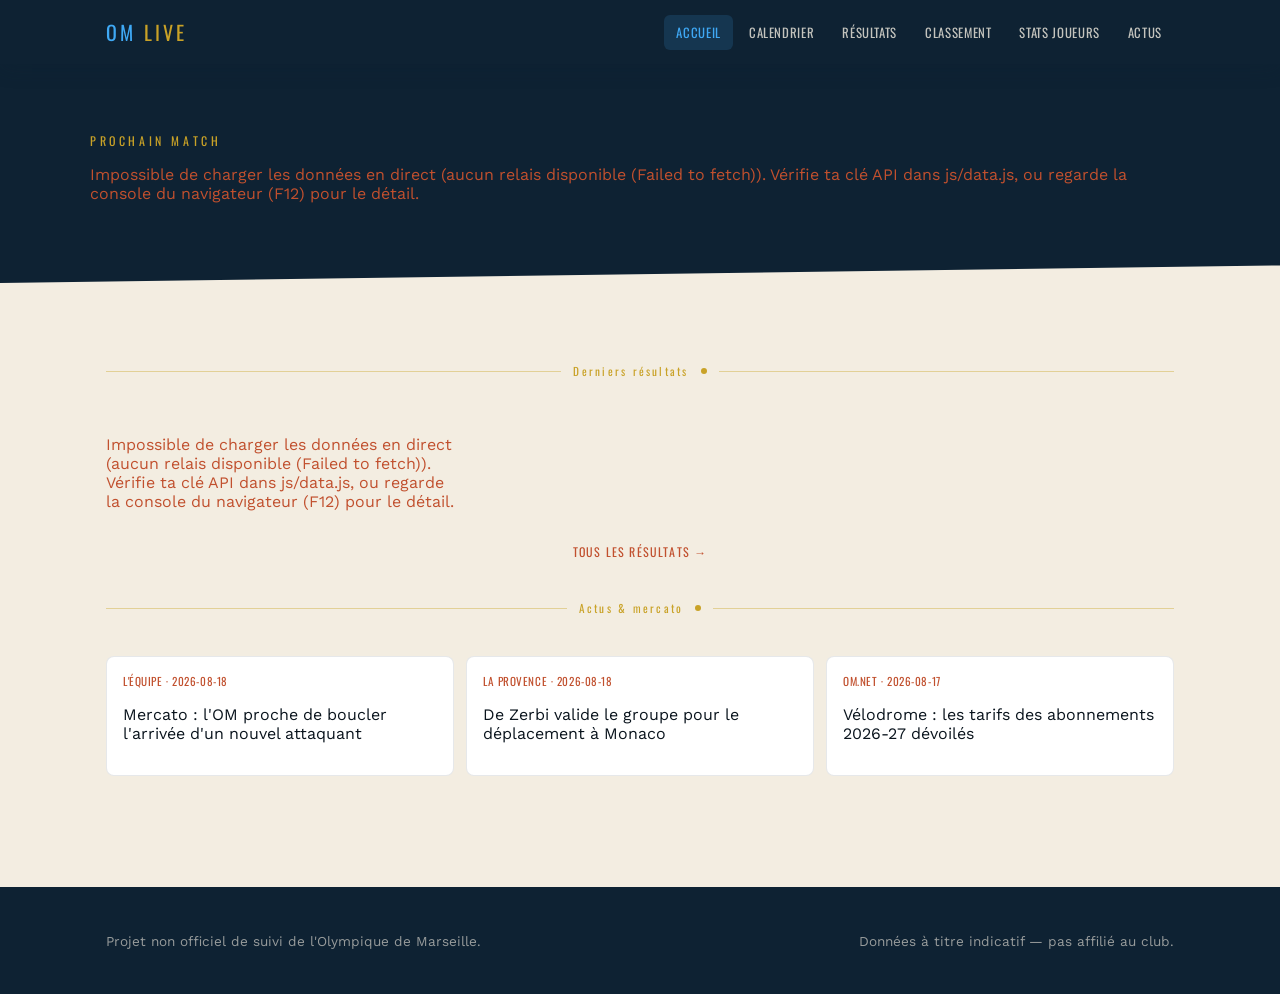
<file: index.html>
<!doctype html>
<html lang="fr">
<head>
  <meta charset="UTF-8" />
  <meta name="viewport" content="width=device-width, initial-scale=1.0" />
  <title>OM Live — Olympique de Marseille</title>
  <link rel="icon" href="data:image/svg+xml,<svg xmlns=%22http://www.w3.org/2000/svg%22 viewBox=%220 0 100 100%22><rect width=%22100%22 height=%22100%22 rx=%2220%22 fill=%22%230E2233%22/><text x=%2250%22 y=%2268%22 font-size=%2255%22 text-anchor=%22middle%22 fill=%22%233FA9F5%22 font-family=%22Arial%22 font-weight=%22bold%22>OM</text></svg>" />
  <link rel="stylesheet" href="css/style.css" />
</head>
<body>
  <header class="site-header" id="site-header"></header>

  <section class="hero">
    <div class="hero-inner">
      <p class="eyebrow">PROCHAIN MATCH</p>
      <div id="hero-content">
        <h1 class="display">Chargement…</h1>
      </div>
    </div>
  </section>

  <main>
    <div class="divider"><span class="line"></span><span class="label">Derniers résultats</span><span class="dot"></span><span class="line"></span></div>
    <div class="grid cols-3" id="home-results"></div>
    <a class="link-more" href="resultats.html">Tous les résultats →</a>

    <div class="divider"><span class="line"></span><span class="label">Actus &amp; mercato</span><span class="dot"></span><span class="line"></span></div>
    <div class="grid cols-3" id="home-news"></div>
  </main>

  <footer class="site-footer" id="site-footer"></footer>

  <script src="js/data.js"></script>
  <script src="js/nav.js"></script>
  <script>
    renderNav("index.html");

    function renderCountdown(targetISO) {
      const diff = new Date(targetISO) - new Date();
      if (diff <= 0) return "";
      const d = Math.floor(diff / 86400000);
      const h = Math.floor((diff / 3600000) % 24);
      const m = Math.floor((diff / 60000) % 60);
      const cell = (label, val) => `
        <div class="countdown-cell">
          <span class="num">${String(val).padStart(2, "0")}</span>
          <span class="lbl">${label}</span>
        </div>`;
      return `<div class="countdown-digits">${cell("J", d)}${cell("H", h)}${cell("MIN", m)}</div>`;
    }

    function refreshHero() {
      getNextMatch().then((next) => {
        if (!next) return;
        document.getElementById("hero-content").innerHTML = `
          <h1>${next.home} <span class="vs">vs</span> ${next.away}</h1>
          <div class="countdown">
            ${renderCountdown(next.date)}
            <div class="hero-meta">
              <p>${next.competition}</p>
              <p>${next.venue}</p>
            </div>
          </div>`;
      }).catch((err) => renderFetchError("hero-content", err));
    }

    function refreshHomeResults() {
      getResults().then((results) => {
        document.getElementById("home-results").innerHTML =
          results.slice(0, 3).map(resultCardHtml).join("");
      }).catch((err) => renderFetchError("home-results", err));
    }

    getNews().then((news) => {
      document.getElementById("home-news").innerHTML =
        news.slice(0, 3).map(newsCardHtml).join("");
    });

    // Le compte à rebours se rafraîchit chaque minute ; les résultats
    // toutes les 2 minutes (voir startAutoRefresh dans js/nav.js).
    startAutoRefresh(refreshHero, 60000);
    startAutoRefresh(refreshHomeResults, 120000);
  </script>
</body>
</html>
</file>
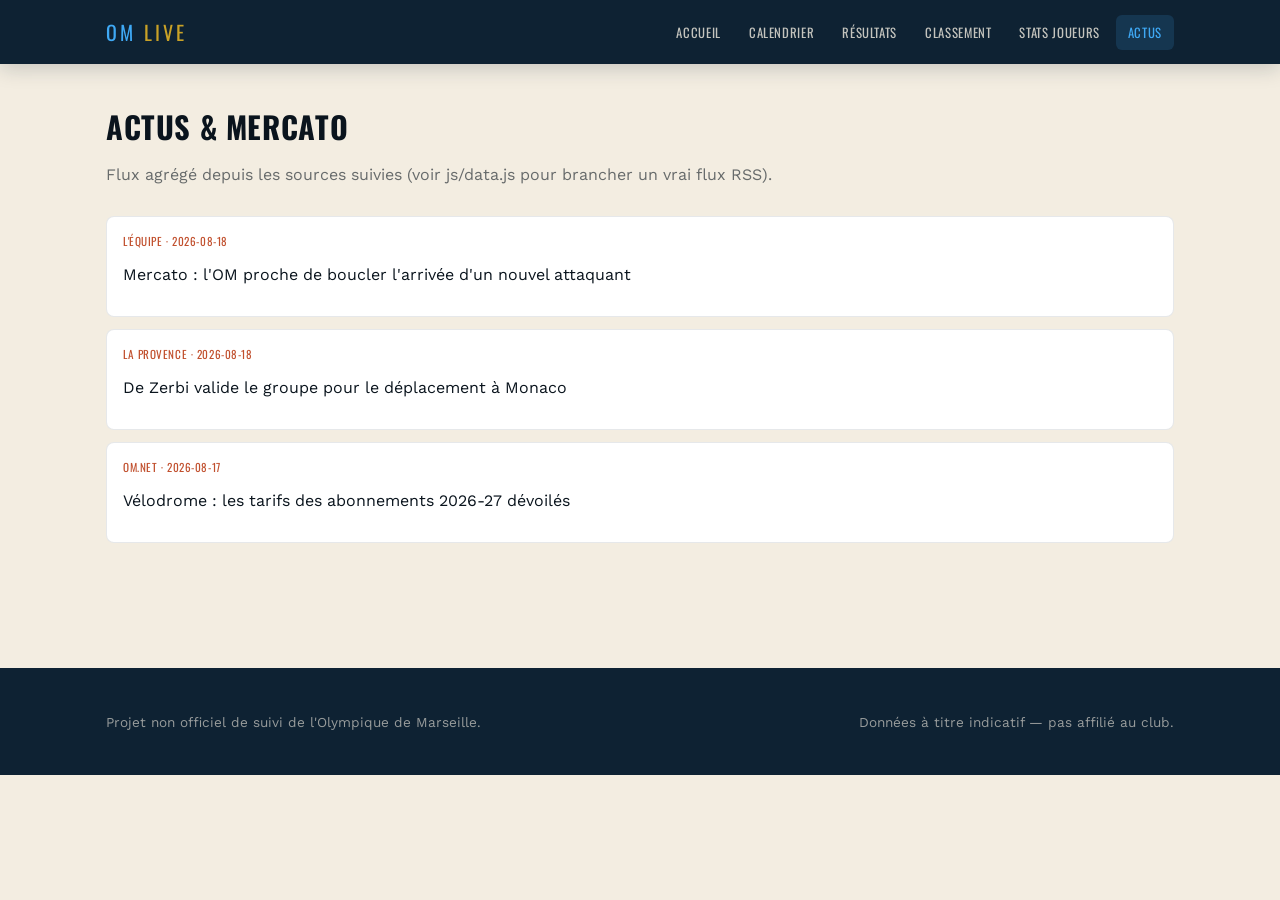
<file: actus.html>
<!doctype html>
<html lang="fr">
<head>
  <meta charset="UTF-8" />
  <meta name="viewport" content="width=device-width, initial-scale=1.0" />
  <title>Actus &amp; mercato — OM Live</title>
  <link rel="icon" href="data:image/svg+xml,<svg xmlns=%22http://www.w3.org/2000/svg%22 viewBox=%220 0 100 100%22><rect width=%22100%22 height=%22100%22 rx=%2220%22 fill=%22%230E2233%22/><text x=%2250%22 y=%2268%22 font-size=%2255%22 text-anchor=%22middle%22 fill=%22%233FA9F5%22 font-family=%22Arial%22 font-weight=%22bold%22>OM</text></svg>" />
  <link rel="stylesheet" href="css/style.css" />
</head>
<body>
  <header class="site-header" id="site-header"></header>

  <main>
    <h1 class="page-title">Actus &amp; mercato</h1>
    <p class="page-subtitle">Flux agrégé depuis les sources suivies (voir js/data.js pour brancher un vrai flux RSS).</p>
    <div id="news-list" style="display:flex;flex-direction:column;gap:12px"></div>
  </main>

  <footer class="site-footer" id="site-footer"></footer>

  <script src="js/data.js"></script>
  <script src="js/nav.js"></script>
  <script>
    renderNav("actus.html");
    getNews().then((news) => {
      document.getElementById("news-list").innerHTML = news.map(newsCardHtml).join("");
    });
  </script>
</body>
</html>
</file>
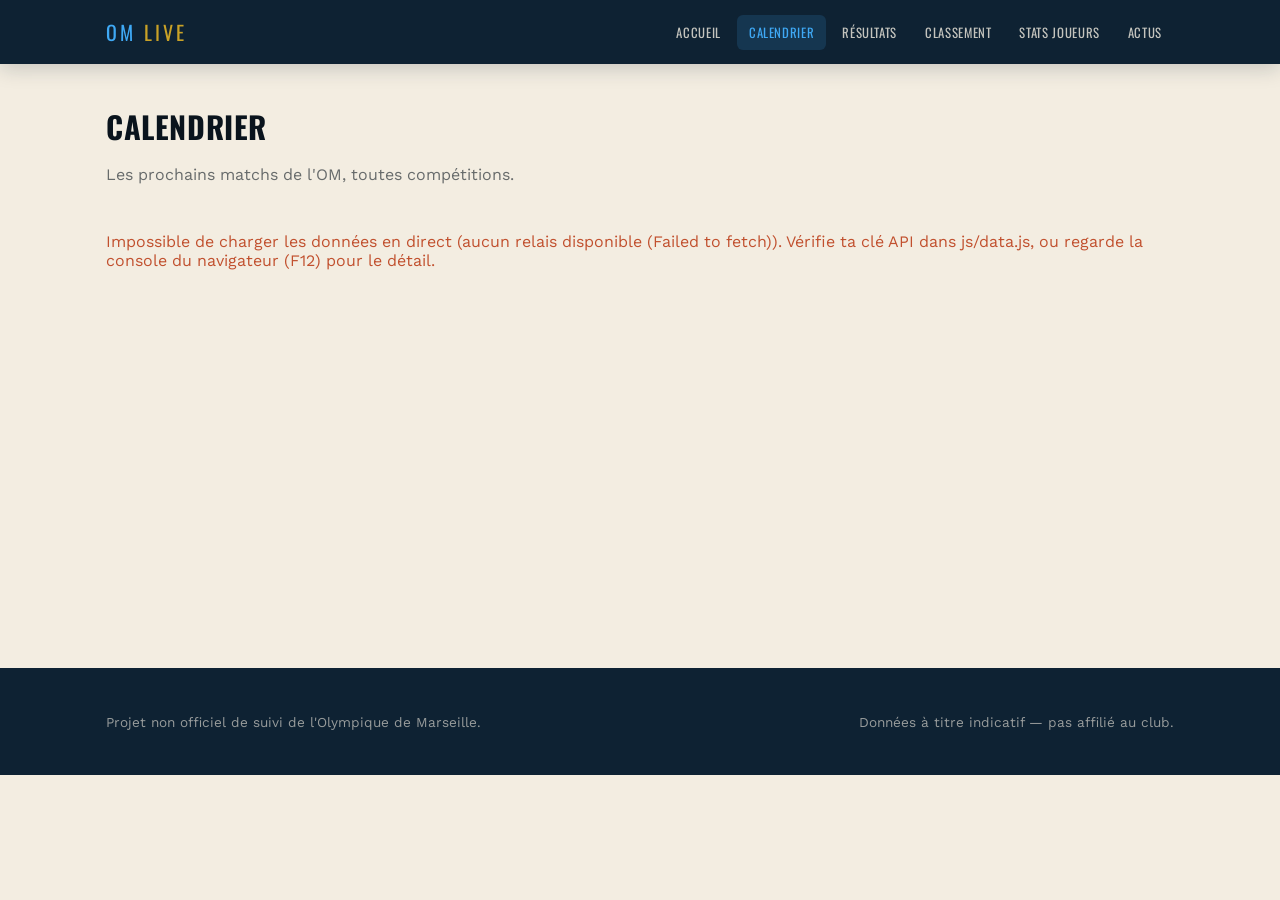
<file: calendrier.html>
<!doctype html>
<html lang="fr">
<head>
  <meta charset="UTF-8" />
  <meta name="viewport" content="width=device-width, initial-scale=1.0" />
  <title>Calendrier — OM Live</title>
  <link rel="icon" href="data:image/svg+xml,<svg xmlns=%22http://www.w3.org/2000/svg%22 viewBox=%220 0 100 100%22><rect width=%22100%22 height=%22100%22 rx=%2220%22 fill=%22%230E2233%22/><text x=%2250%22 y=%2268%22 font-size=%2255%22 text-anchor=%22middle%22 fill=%22%233FA9F5%22 font-family=%22Arial%22 font-weight=%22bold%22>OM</text></svg>" />
  <link rel="stylesheet" href="css/style.css" />
</head>
<body>
  <header class="site-header" id="site-header"></header>

  <main>
    <h1 class="page-title">Calendrier</h1>
    <p class="page-subtitle">Les prochains matchs de l'OM, toutes compétitions. <span id="updated-at" class="note" style="margin:0"></span></p>
    <div id="fixtures-list" style="display:flex;flex-direction:column;gap:12px"></div>
  </main>

  <footer class="site-footer" id="site-footer"></footer>

  <script src="js/data.js"></script>
  <script src="js/nav.js"></script>
  <script>
    renderNav("calendrier.html");

    function refreshFixtures() {
      getFixtures().then((fixtures) => {
        document.getElementById("fixtures-list").innerHTML =
          fixtures.length
            ? fixtures.map(fixtureCardHtml).join("")
            : `<p style="opacity:.5">Aucun match programmé pour le moment.</p>`;
        renderUpdatedAt("updated-at");
      }).catch((err) => renderFetchError("fixtures-list", err));
    }

    startAutoRefresh(refreshFixtures, 120000);
  </script>
</body>
</html>
</file>
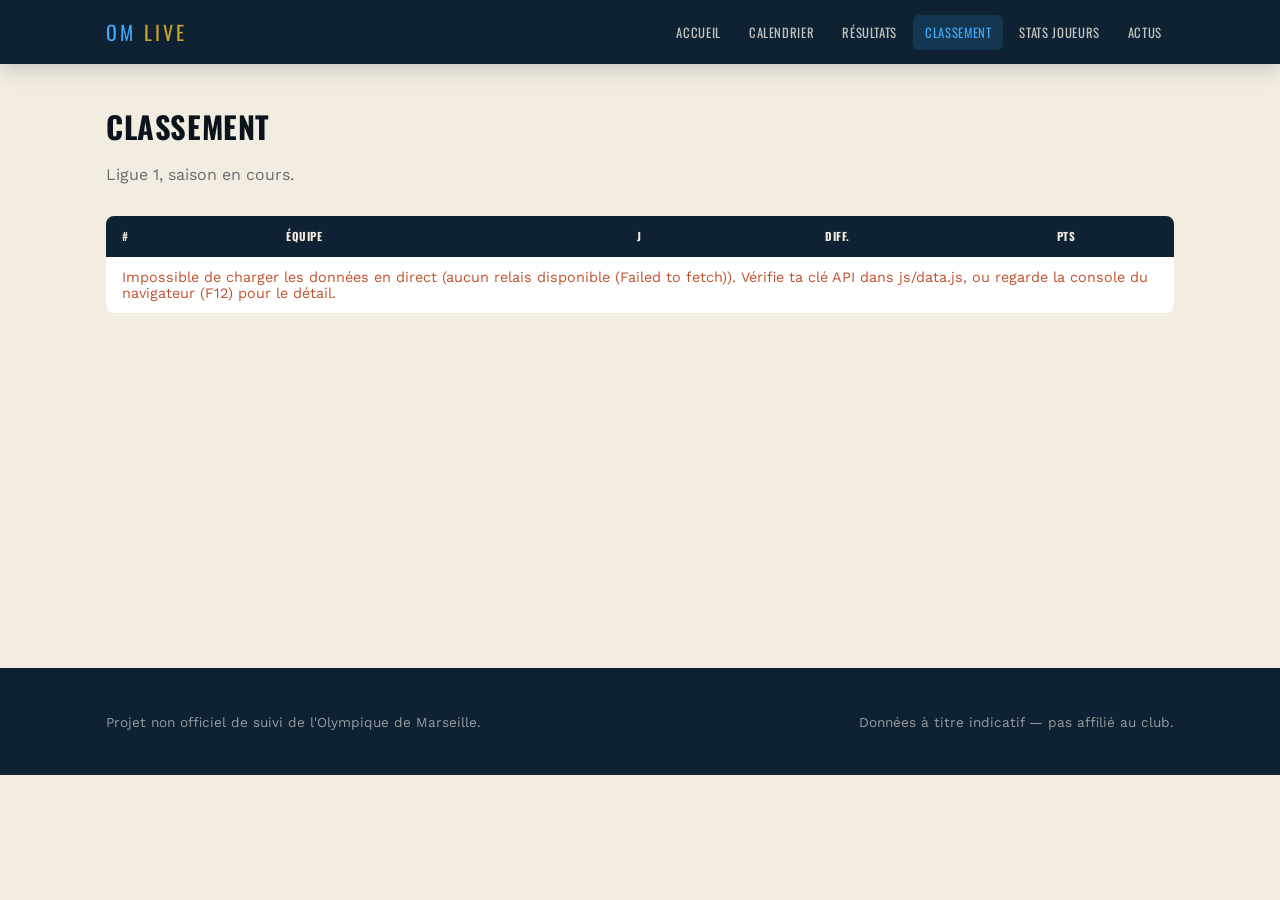
<file: classement.html>
<!doctype html>
<html lang="fr">
<head>
  <meta charset="UTF-8" />
  <meta name="viewport" content="width=device-width, initial-scale=1.0" />
  <title>Classement — OM Live</title>
  <link rel="icon" href="data:image/svg+xml,<svg xmlns=%22http://www.w3.org/2000/svg%22 viewBox=%220 0 100 100%22><rect width=%22100%22 height=%22100%22 rx=%2220%22 fill=%22%230E2233%22/><text x=%2250%22 y=%2268%22 font-size=%2255%22 text-anchor=%22middle%22 fill=%22%233FA9F5%22 font-family=%22Arial%22 font-weight=%22bold%22>OM</text></svg>" />
  <link rel="stylesheet" href="css/style.css" />
</head>
<body>
  <header class="site-header" id="site-header"></header>

  <main>
    <h1 class="page-title">Classement</h1>
    <p class="page-subtitle">Ligue 1, saison en cours. <span id="updated-at" class="note" style="margin:0"></span></p>
    <table>
      <thead>
        <tr><th>#</th><th>Équipe</th><th class="center">J</th><th class="center">Diff.</th><th class="center">Pts</th></tr>
      </thead>
      <tbody id="standings-body"></tbody>
    </table>
  </main>

  <footer class="site-footer" id="site-footer"></footer>

  <script src="js/data.js"></script>
  <script src="js/nav.js"></script>
  <script>
    renderNav("classement.html");

    function refreshStandings() {
      getStandings().then((standings) => {
        document.getElementById("standings-body").innerHTML = standings.map((row) => {
          const isOM = row.team.includes("Marseille");
          const gd = row.gd > 0 ? `+${row.gd}` : row.gd;
          return `
            <tr class="${isOM ? "highlight" : ""}">
              <td>${row.pos}</td>
              <td>${row.team}</td>
              <td class="center">${row.played}</td>
              <td class="center">${gd}</td>
              <td class="center pts">${row.pts}</td>
            </tr>`;
        }).join("");
        renderUpdatedAt("updated-at");
      }).catch((err) => renderFetchError("standings-body", err, 5));
    }

    // Se remet à jour toutes les 2 minutes tant que l'onglet est ouvert.
    startAutoRefresh(refreshStandings, 120000);
  </script>
</body>
</html>
</file>
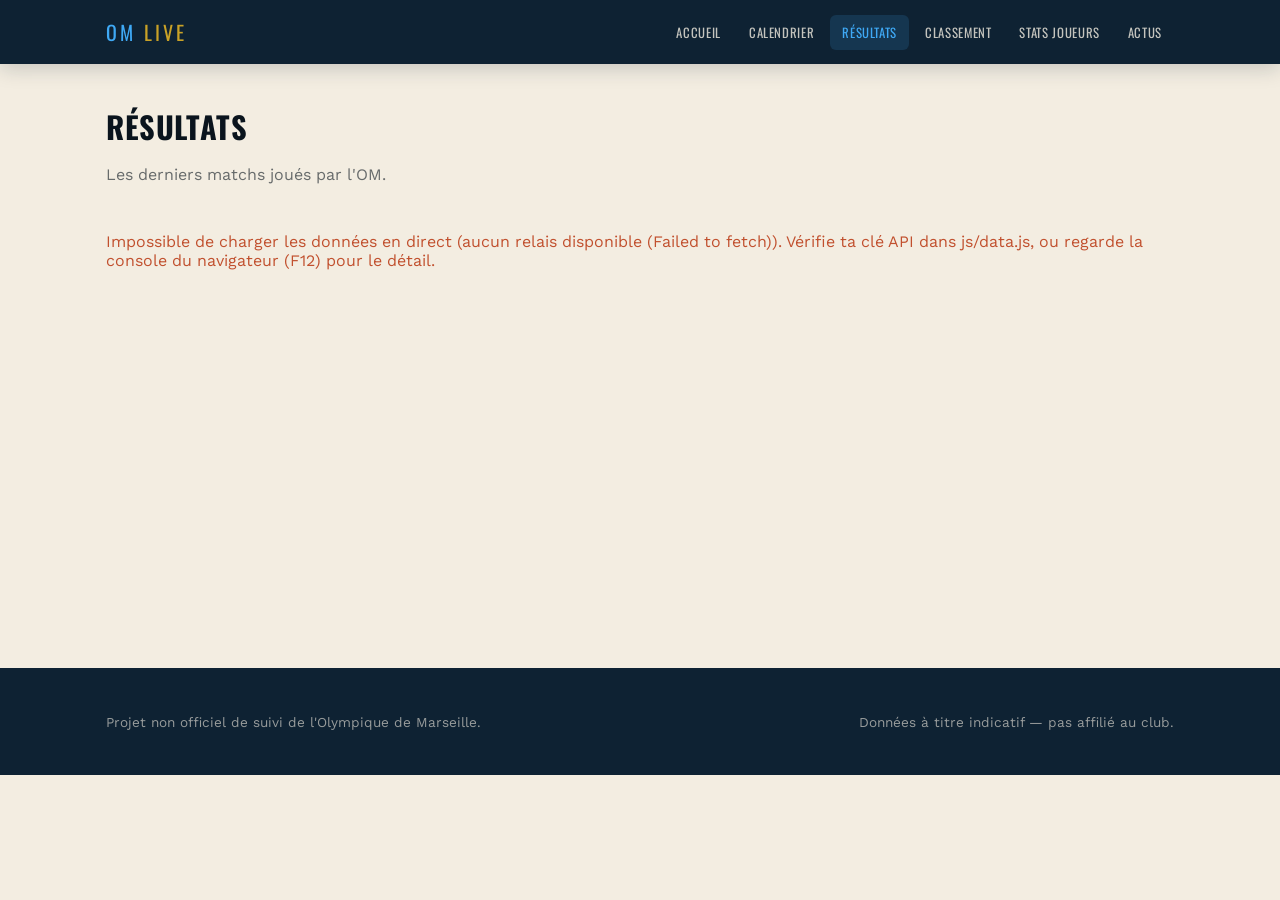
<file: resultats.html>
<!doctype html>
<html lang="fr">
<head>
  <meta charset="UTF-8" />
  <meta name="viewport" content="width=device-width, initial-scale=1.0" />
  <title>Résultats — OM Live</title>
  <link rel="icon" href="data:image/svg+xml,<svg xmlns=%22http://www.w3.org/2000/svg%22 viewBox=%220 0 100 100%22><rect width=%22100%22 height=%22100%22 rx=%2220%22 fill=%22%230E2233%22/><text x=%2250%22 y=%2268%22 font-size=%2255%22 text-anchor=%22middle%22 fill=%22%233FA9F5%22 font-family=%22Arial%22 font-weight=%22bold%22>OM</text></svg>" />
  <link rel="stylesheet" href="css/style.css" />
</head>
<body>
  <header class="site-header" id="site-header"></header>

  <main>
    <h1 class="page-title">Résultats</h1>
    <p class="page-subtitle">Les derniers matchs joués par l'OM. <span id="updated-at" class="note" style="margin:0"></span></p>
    <div id="results-list" style="display:flex;flex-direction:column;gap:12px"></div>
  </main>

  <footer class="site-footer" id="site-footer"></footer>

  <script src="js/data.js"></script>
  <script src="js/nav.js"></script>
  <script>
    renderNav("resultats.html");

    function refreshResults() {
      getResults().then((results) => {
        document.getElementById("results-list").innerHTML =
          results.length
            ? results.map(resultCardHtml).join("")
            : `<p style="opacity:.5">Aucun résultat pour le moment.</p>`;
        renderUpdatedAt("updated-at");
      }).catch((err) => renderFetchError("results-list", err));
    }

    startAutoRefresh(refreshResults, 120000);
  </script>
</body>
</html>
</file>
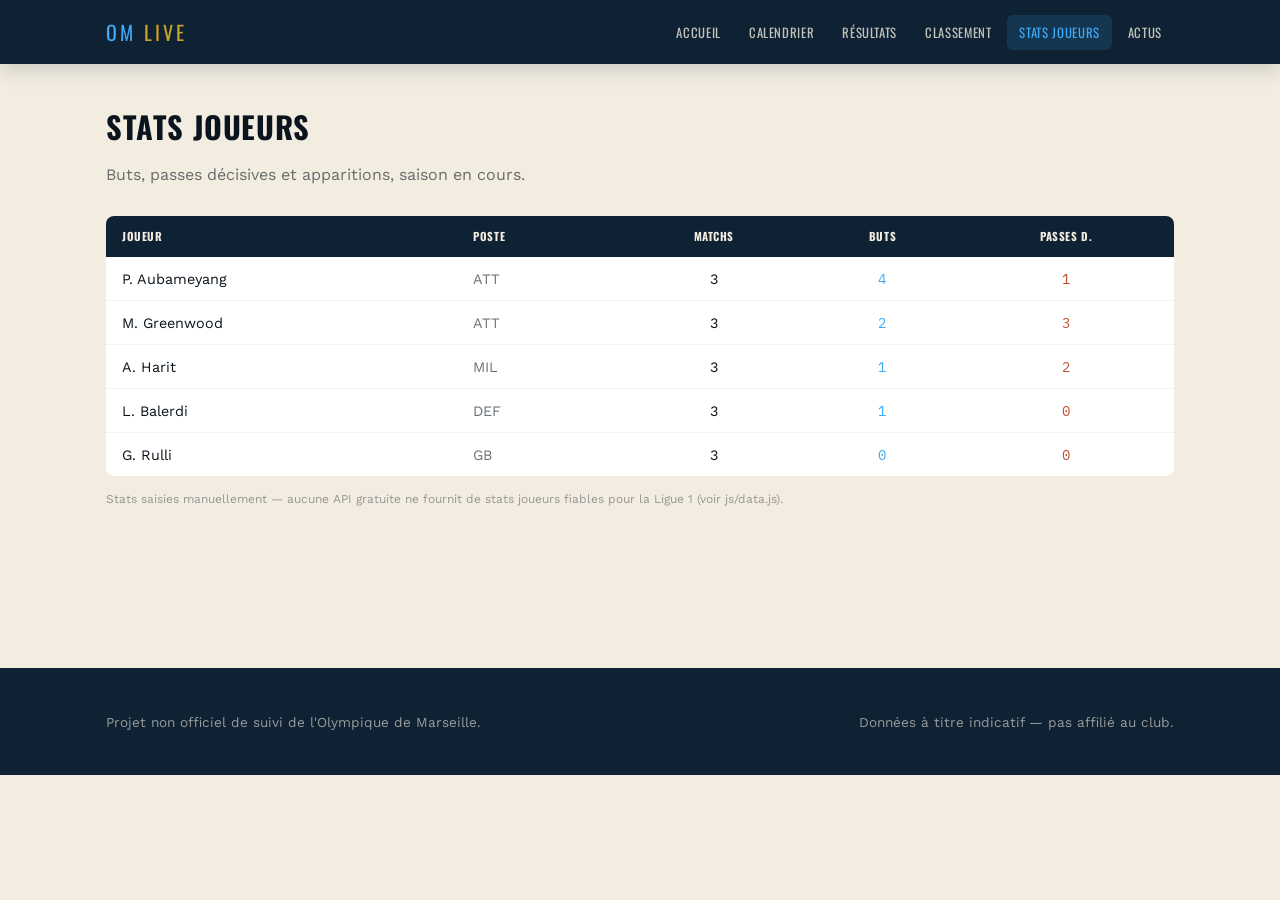
<file: stats.html>
<!doctype html>
<html lang="fr">
<head>
  <meta charset="UTF-8" />
  <meta name="viewport" content="width=device-width, initial-scale=1.0" />
  <title>Stats joueurs — OM Live</title>
  <link rel="icon" href="data:image/svg+xml,<svg xmlns=%22http://www.w3.org/2000/svg%22 viewBox=%220 0 100 100%22><rect width=%22100%22 height=%22100%22 rx=%2220%22 fill=%22%230E2233%22/><text x=%2250%22 y=%2268%22 font-size=%2255%22 text-anchor=%22middle%22 fill=%22%233FA9F5%22 font-family=%22Arial%22 font-weight=%22bold%22>OM</text></svg>" />
  <link rel="stylesheet" href="css/style.css" />
</head>
<body>
  <header class="site-header" id="site-header"></header>

  <main>
    <h1 class="page-title">Stats joueurs</h1>
    <p class="page-subtitle">Buts, passes décisives et apparitions, saison en cours.</p>
    <table>
      <thead>
        <tr><th>Joueur</th><th>Poste</th><th class="center">Matchs</th><th class="center">Buts</th><th class="center">Passes D.</th></tr>
      </thead>
      <tbody id="players-body"></tbody>
    </table>
    <p class="note">Stats saisies manuellement — aucune API gratuite ne fournit de stats joueurs fiables pour la Ligue 1 (voir js/data.js).</p>
  </main>

  <footer class="site-footer" id="site-footer"></footer>

  <script src="js/data.js"></script>
  <script src="js/nav.js"></script>
  <script>
    renderNav("stats.html");
    getPlayerStats().then((players) => {
      const sorted = players.slice().sort((a, b) => b.goals - a.goals);
      document.getElementById("players-body").innerHTML = sorted.map((p) => `
        <tr>
          <td>${p.name}</td>
          <td style="opacity:.6">${p.pos}</td>
          <td class="center">${p.apps}</td>
          <td class="center goals">${p.goals}</td>
          <td class="center assists">${p.assists}</td>
        </tr>`).join("");
    });
  </script>
</body>
</html>
</file>
<file: css/style.css>
@import url('https://fonts.googleapis.com/css2?family=Oswald:wght@500;600;700&family=Work+Sans:wght@400;500;600&family=IBM+Plex+Mono:wght@500;600&display=swap');

:root {
  --nuit: #0E2233;
  --ciel: #3FA9F5;
  --bonnemere: #C9A227;
  --tuile: #C1502E;
  --sable: #F3EDE1;
  --encre: #0A141D;
}

* { box-sizing: border-box; }

body {
  margin: 0;
  background: var(--sable);
  color: var(--encre);
  font-family: 'Work Sans', sans-serif;
}

h1, h2, h3, .display {
  font-family: 'Oswald', sans-serif;
  text-transform: uppercase;
  letter-spacing: 0.02em;
  margin: 0;
}

a { color: inherit; text-decoration: none; }

.score {
  font-family: 'IBM Plex Mono', monospace;
}

/* --- Nav --- */
header.site-header {
  background: var(--nuit);
  color: var(--sable);
  position: sticky;
  top: 0;
  z-index: 30;
  box-shadow: 0 4px 20px rgba(14, 34, 51, 0.2);
}

.header-inner {
  max-width: 1100px;
  margin: 0 auto;
  padding: 0 16px;
  height: 64px;
  display: flex;
  align-items: center;
  justify-content: space-between;
}

.logo {
  font-family: 'Oswald', sans-serif;
  font-size: 1.25rem;
  letter-spacing: 0.15em;
  color: var(--ciel);
}
.logo span { color: var(--bonnemere); }

nav.main-nav {
  display: flex;
  gap: 4px;
  overflow-x: auto;
  padding: 0 16px 12px;
  max-width: 1100px;
  margin: 0 auto;
}

nav.main-nav a {
  font-family: 'Oswald', sans-serif;
  font-size: 0.8rem;
  text-transform: uppercase;
  letter-spacing: 0.05em;
  padding: 6px 12px;
  border-radius: 6px;
  color: rgba(243, 237, 225, 0.75);
  white-space: nowrap;
}

nav.main-nav a.active,
nav.main-nav a:hover {
  color: var(--ciel);
  background: rgba(63, 169, 245, 0.15);
}

@media (min-width: 768px) {
  nav.main-nav { display: none; }
  .header-inner nav.desktop-nav { display: flex; gap: 4px; }
}
.desktop-nav { display: none; }
@media (min-width: 768px) {
  .desktop-nav { display: flex; gap: 4px; }
  .desktop-nav a {
    font-family: 'Oswald', sans-serif;
    font-size: 0.8rem;
    text-transform: uppercase;
    letter-spacing: 0.05em;
    padding: 8px 12px;
    border-radius: 6px;
    color: rgba(243, 237, 225, 0.8);
  }
  .desktop-nav a.active, .desktop-nav a:hover {
    color: var(--ciel);
    background: rgba(63, 169, 245, 0.15);
  }
}

/* --- Layout --- */
main { max-width: 1100px; margin: 0 auto; padding: 40px 16px; min-height: 60vh; }
.page-title { font-size: 1.9rem; margin-bottom: 4px; }
.page-subtitle { color: rgba(10,20,29,0.6); margin-bottom: 32px; }

/* --- Hero (accueil) --- */
.hero {
  background: var(--nuit);
  color: var(--sable);
  clip-path: polygon(0 0, 100% 0, 100% 92%, 0 100%);
  padding: 56px 16px 64px;
}
.hero-inner { max-width: 1100px; margin: 0 auto; }
.eyebrow {
  font-family: 'Oswald', sans-serif;
  color: var(--bonnemere);
  font-size: 0.75rem;
  letter-spacing: 0.3em;
  margin-bottom: 12px;
}
.hero h1 { font-size: 2.2rem; line-height: 1.2; margin-bottom: 24px; }
.hero h1 .vs { color: var(--ciel); }
@media (min-width: 768px) { .hero h1 { font-size: 3rem; } }

.countdown { display: flex; gap: 24px; flex-wrap: wrap; align-items: flex-end; }
.countdown-digits { display: flex; gap: 12px; }
.countdown-cell { text-align: center; }
.countdown-cell .num {
  font-family: 'IBM Plex Mono', monospace;
  font-size: 1.8rem;
  background: rgba(255,255,255,0.05);
  border: 1px solid rgba(201,162,39,0.3);
  color: var(--bonnemere);
  padding: 8px 12px;
  border-radius: 6px;
  display: block;
}
.countdown-cell .lbl {
  font-size: 0.6rem;
  letter-spacing: 0.2em;
  color: rgba(243,237,225,0.5);
}
.hero-meta { font-size: 0.9rem; color: rgba(243,237,225,0.7); }

/* --- Divider --- */
.divider { display: flex; align-items: center; gap: 12px; margin: 40px 0; }
.divider .line { height: 1px; flex: 1; background: rgba(201,162,39,0.4); }
.divider .dot { width: 6px; height: 6px; border-radius: 50%; background: var(--bonnemere); }
.divider .label {
  font-family: 'Oswald', sans-serif;
  font-size: 0.7rem;
  letter-spacing: 0.2em;
  color: var(--bonnemere);
}

/* --- Cards --- */
.grid { display: grid; gap: 12px; }
@media (min-width: 768px) { .grid.cols-3 { grid-template-columns: repeat(3, 1fr); } }

.card {
  background: white;
  border: 1px solid rgba(14,34,51,0.1);
  border-radius: 8px;
  padding: 16px;
  transition: border-color 0.15s;
}
.card:hover { border-color: rgba(63,169,245,0.4); }

.tag {
  font-family: 'Oswald', sans-serif;
  font-size: 0.7rem;
  text-transform: uppercase;
  letter-spacing: 0.05em;
  color: var(--tuile);
  margin-bottom: 6px;
  display: block;
}

.fixture-row, .result-row {
  display: flex;
  align-items: center;
  justify-content: space-between;
  gap: 16px;
}
.result-row { gap: 12px; }
.badge {
  font-family: 'Oswald', sans-serif;
  font-size: 0.7rem;
  width: 24px; height: 24px;
  border-radius: 50%;
  color: white;
  display: flex; align-items: center; justify-content: center;
  flex-shrink: 0;
}
.badge.win { background: var(--ciel); }
.badge.loss { background: var(--tuile); }
.badge.draw { background: rgba(10,20,29,0.3); }

.score-digit {
  font-family: 'IBM Plex Mono', monospace;
  background: var(--nuit);
  color: var(--bonnemere);
  padding: 2px 8px;
  border-radius: 4px;
  font-size: 1.1rem;
}

.link-more {
  display: block;
  text-align: center;
  margin-top: 16px;
  font-family: 'Oswald', sans-serif;
  font-size: 0.75rem;
  letter-spacing: 0.1em;
  text-transform: uppercase;
  color: var(--tuile);
}
.link-more:hover { text-decoration: underline; }

/* --- Table --- */
table { width: 100%; border-collapse: collapse; background: white; border-radius: 8px; overflow: hidden; }
thead { background: var(--nuit); color: var(--sable); }
th, td { text-align: left; padding: 12px 16px; font-size: 0.9rem; }
th { font-family: 'Oswald', sans-serif; font-size: 0.7rem; text-transform: uppercase; letter-spacing: 0.05em; }
tbody tr { border-top: 1px solid rgba(14,34,51,0.05); }
tbody tr.highlight { background: rgba(63,169,245,0.1); font-weight: 500; }
td.center, th.center { text-align: center; }
.pts { color: var(--ciel); font-family: 'IBM Plex Mono', monospace; }
.goals { color: var(--ciel); font-family: 'IBM Plex Mono', monospace; }
.assists { color: var(--tuile); font-family: 'IBM Plex Mono', monospace; }

.note { font-size: 0.75rem; color: rgba(10,20,29,0.4); margin-top: 16px; }

/* --- Footer --- */
footer.site-footer {
  background: var(--nuit);
  color: rgba(243,237,225,0.6);
  margin-top: 64px;
}
.footer-inner {
  max-width: 1100px; margin: 0 auto; padding: 32px 16px;
  font-size: 0.85rem;
  display: flex; flex-direction: column; gap: 4px;
}
@media (min-width: 768px) { .footer-inner { flex-direction: row; justify-content: space-between; } }

@media (prefers-reduced-motion: reduce) {
  * { animation-duration: 0.01ms !important; transition-duration: 0.01ms !important; }
}
</file>
